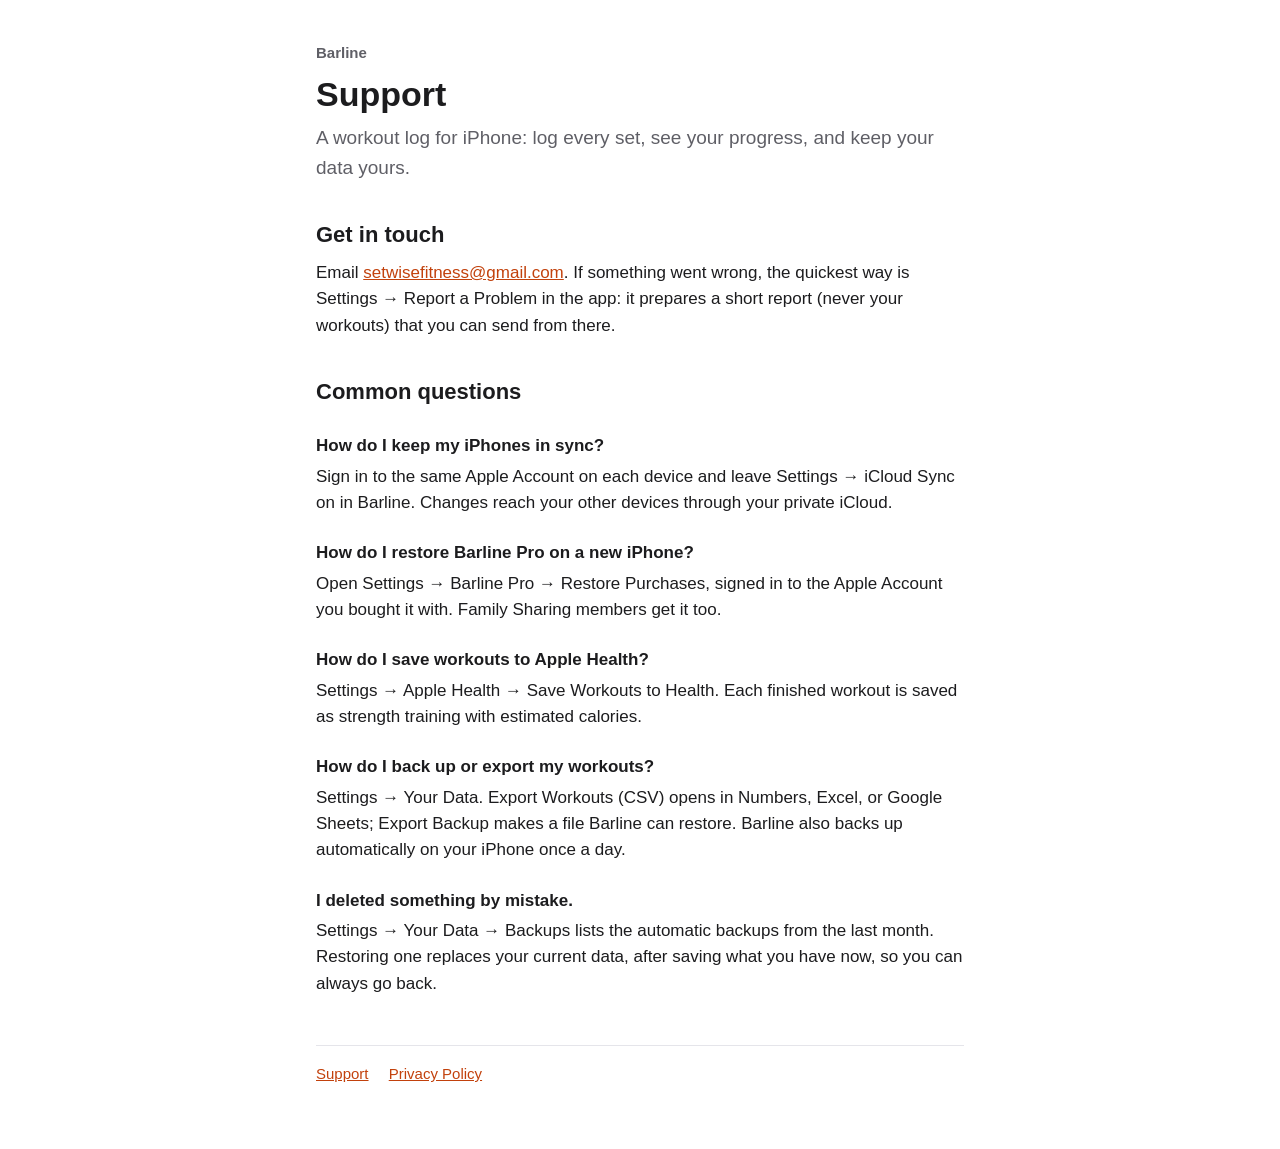
<file: index.html>
<!doctype html>
<html lang="en">
<head>
  <meta charset="utf-8">
  <meta name="viewport" content="width=device-width, initial-scale=1">
  <title>Barline Support</title>
  <meta name="description" content="Help with Barline, the workout log for iPhone.">
  <link rel="stylesheet" href="style.css">
  <link rel="icon" type="image/png" href="favicon.png">
  <link rel="apple-touch-icon" href="apple-touch-icon.png">
</head>
<body>
<main>
  <header>
    <a class="name" href="./">Barline</a>
    <h1>Support</h1>
    <p class="lead">A workout log for iPhone: log every set, see your progress, and keep your data yours.</p>
  </header>

  <h2>Get in touch</h2>
  <p>Email <a href="mailto:setwisefitness@gmail.com">setwisefitness@gmail.com</a>. If something went wrong, the quickest way is Settings &rarr; Report a Problem in the app: it prepares a short report (never your workouts) that you can send from there.</p>

  <h2>Common questions</h2>

  <h3>How do I keep my iPhones in sync?</h3>
  <p>Sign in to the same Apple Account on each device and leave Settings &rarr; iCloud Sync on in Barline. Changes reach your other devices through your private iCloud.</p>

  <h3>How do I restore Barline Pro on a new iPhone?</h3>
  <p>Open Settings &rarr; Barline Pro &rarr; Restore Purchases, signed in to the Apple Account you bought it with. Family Sharing members get it too.</p>

  <h3>How do I save workouts to Apple Health?</h3>
  <p>Settings &rarr; Apple Health &rarr; Save Workouts to Health. Each finished workout is saved as strength training with estimated calories.</p>

  <h3>How do I back up or export my workouts?</h3>
  <p>Settings &rarr; Your Data. Export Workouts (CSV) opens in Numbers, Excel, or Google Sheets; Export Backup makes a file Barline can restore. Barline also backs up automatically on your iPhone once a day.</p>

  <h3>I deleted something by mistake.</h3>
  <p>Settings &rarr; Your Data &rarr; Backups lists the automatic backups from the last month. Restoring one replaces your current data, after saving what you have now, so you can always go back.</p>

  <nav>
    <a href="./">Support</a>
    <a href="privacy.html">Privacy Policy</a>
  </nav>
</main>
</body>
</html>
</file>
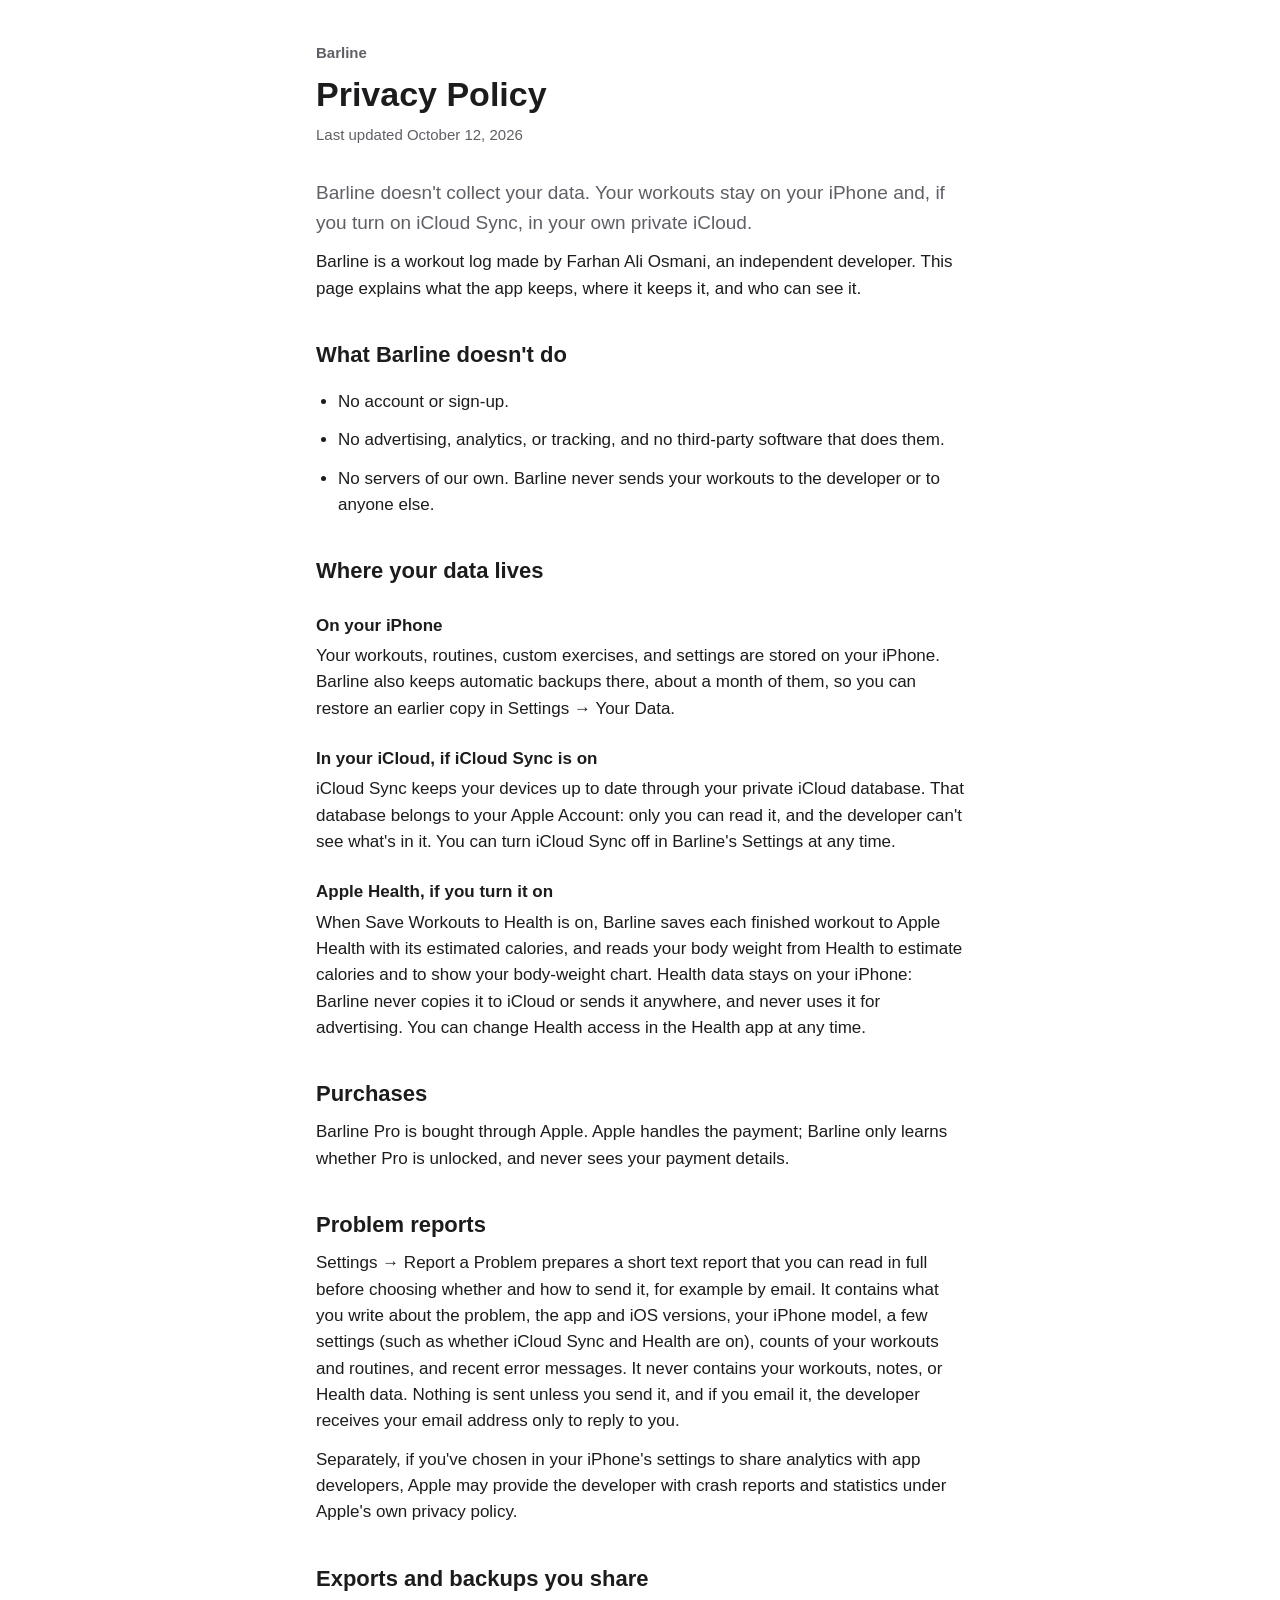
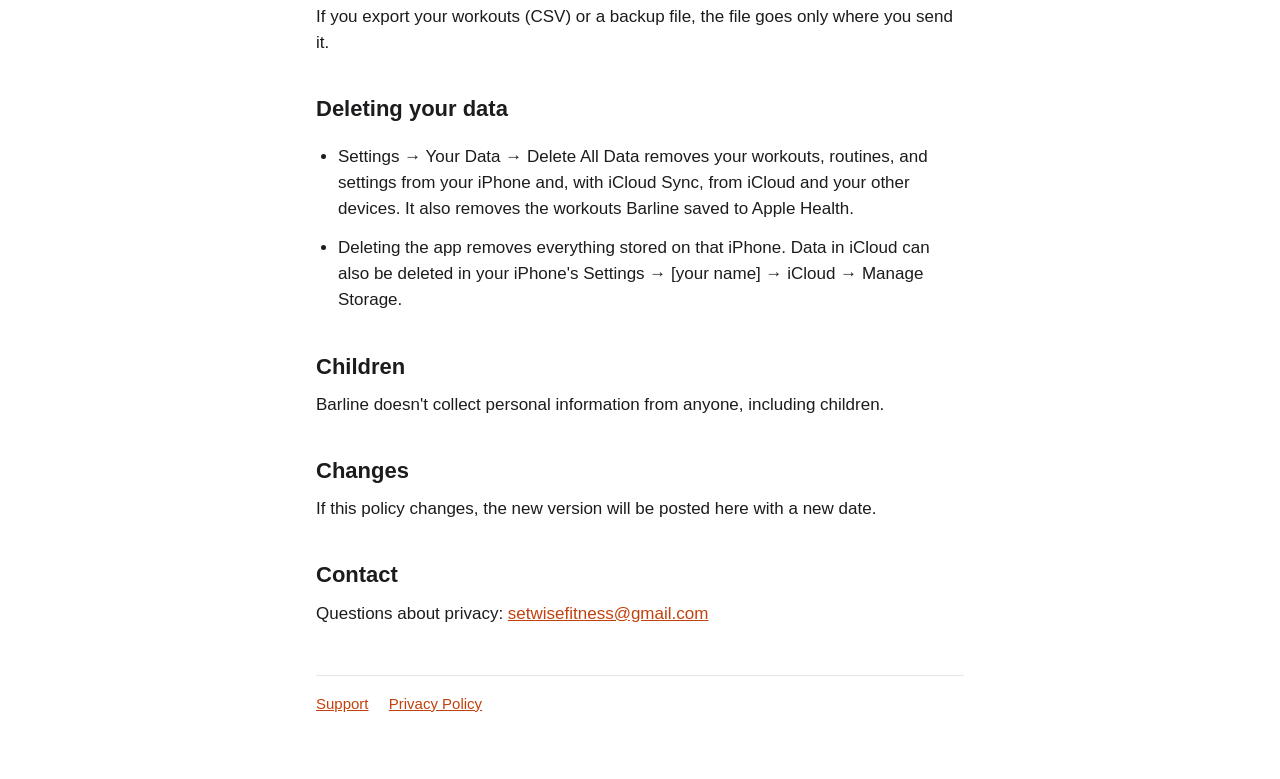
<file: privacy.html>
<!doctype html>
<html lang="en">
<head>
  <meta charset="utf-8">
  <meta name="viewport" content="width=device-width, initial-scale=1">
  <title>Barline Privacy Policy</title>
  <meta name="description" content="Barline doesn't collect your data. Your workouts stay on your iPhone and in your own iCloud.">
  <link rel="stylesheet" href="style.css">
  <link rel="icon" type="image/png" href="favicon.png">
  <link rel="apple-touch-icon" href="apple-touch-icon.png">
</head>
<body>
<main>
  <header>
    <a class="name" href="./">Barline</a>
    <h1>Privacy Policy</h1>
    <p class="updated">Last updated October 12, 2026</p>
  </header>

  <p class="lead">Barline doesn't collect your data. Your workouts stay on your iPhone and, if you turn on iCloud Sync, in your own private iCloud.</p>

  <p>Barline is a workout log made by Farhan Ali Osmani, an independent developer. This page explains what the app keeps, where it keeps it, and who can see it.</p>

  <h2>What Barline doesn't do</h2>
  <ul>
    <li>No account or sign-up.</li>
    <li>No advertising, analytics, or tracking, and no third-party software that does them.</li>
    <li>No servers of our own. Barline never sends your workouts to the developer or to anyone else.</li>
  </ul>

  <h2>Where your data lives</h2>
  <h3>On your iPhone</h3>
  <p>Your workouts, routines, custom exercises, and settings are stored on your iPhone. Barline also keeps automatic backups there, about a month of them, so you can restore an earlier copy in Settings &rarr; Your Data.</p>

  <h3>In your iCloud, if iCloud Sync is on</h3>
  <p>iCloud Sync keeps your devices up to date through your private iCloud database. That database belongs to your Apple Account: only you can read it, and the developer can't see what's in it. You can turn iCloud Sync off in Barline's Settings at any time.</p>

  <h3>Apple Health, if you turn it on</h3>
  <p>When Save Workouts to Health is on, Barline saves each finished workout to Apple Health with its estimated calories, and reads your body weight from Health to estimate calories and to show your body-weight chart. Health data stays on your iPhone: Barline never copies it to iCloud or sends it anywhere, and never uses it for advertising. You can change Health access in the Health app at any time.</p>

  <h2>Purchases</h2>
  <p>Barline Pro is bought through Apple. Apple handles the payment; Barline only learns whether Pro is unlocked, and never sees your payment details.</p>

  <h2>Problem reports</h2>
  <p>Settings &rarr; Report a Problem prepares a short text report that you can read in full before choosing whether and how to send it, for example by email. It contains what you write about the problem, the app and iOS versions, your iPhone model, a few settings (such as whether iCloud Sync and Health are on), counts of your workouts and routines, and recent error messages. It never contains your workouts, notes, or Health data. Nothing is sent unless you send it, and if you email it, the developer receives your email address only to reply to you.</p>
  <p>Separately, if you've chosen in your iPhone's settings to share analytics with app developers, Apple may provide the developer with crash reports and statistics under Apple's own privacy policy.</p>

  <h2>Exports and backups you share</h2>
  <p>If you export your workouts (CSV) or a backup file, the file goes only where you send it.</p>

  <h2>Deleting your data</h2>
  <ul>
    <li>Settings &rarr; Your Data &rarr; Delete All Data removes your workouts, routines, and settings from your iPhone and, with iCloud Sync, from iCloud and your other devices. It also removes the workouts Barline saved to Apple Health.</li>
    <li>Deleting the app removes everything stored on that iPhone. Data in iCloud can also be deleted in your iPhone's Settings &rarr; [your name] &rarr; iCloud &rarr; Manage Storage.</li>
  </ul>

  <h2>Children</h2>
  <p>Barline doesn't collect personal information from anyone, including children.</p>

  <h2>Changes</h2>
  <p>If this policy changes, the new version will be posted here with a new date.</p>

  <h2>Contact</h2>
  <p>Questions about privacy: <a href="mailto:setwisefitness@gmail.com">setwisefitness@gmail.com</a></p>

  <nav>
    <a href="./">Support</a>
    <a href="privacy.html">Privacy Policy</a>
  </nav>
</main>
</body>
</html>
</file>
<file: style.css>
:root {
  --text: #1c1c1e;
  --secondary: #5f5f66;
  --accent: #c2410c;
  --rule: #e5e5ea;
  --background: #ffffff;
}

@media (prefers-color-scheme: dark) {
  :root {
    --text: #f2f2f7;
    --secondary: #a1a1aa;
    --accent: #fb923c;
    --rule: #2c2c2e;
    --background: #000000;
  }
}

* { box-sizing: border-box; }

body {
  margin: 0;
  background: var(--background);
  color: var(--text);
  font: 17px/1.55 -apple-system, BlinkMacSystemFont, "SF Pro Text", "Helvetica Neue", Arial, sans-serif;
}

main {
  max-width: 680px;
  margin: 0 auto;
  padding: 40px 16px 64px;
}

header { margin-bottom: 32px; }

.name {
  font-size: 15px;
  font-weight: 600;
  color: var(--secondary);
  text-decoration: none;
}

h1 { font-size: 34px; line-height: 1.2; margin: 8px 0 8px; }
h2 { font-size: 22px; margin: 36px 0 8px; }
h3 { font-size: 17px; margin: 24px 0 4px; }
p, li { margin: 0 0 12px; }
ul { padding-left: 22px; }
.lead { font-size: 19px; color: var(--secondary); }
.updated { color: var(--secondary); font-size: 15px; }
a { color: var(--accent); }

nav {
  margin-top: 48px;
  padding-top: 16px;
  border-top: 1px solid var(--rule);
  font-size: 15px;
  color: var(--secondary);
}

nav a { margin-right: 16px; }
</file>
